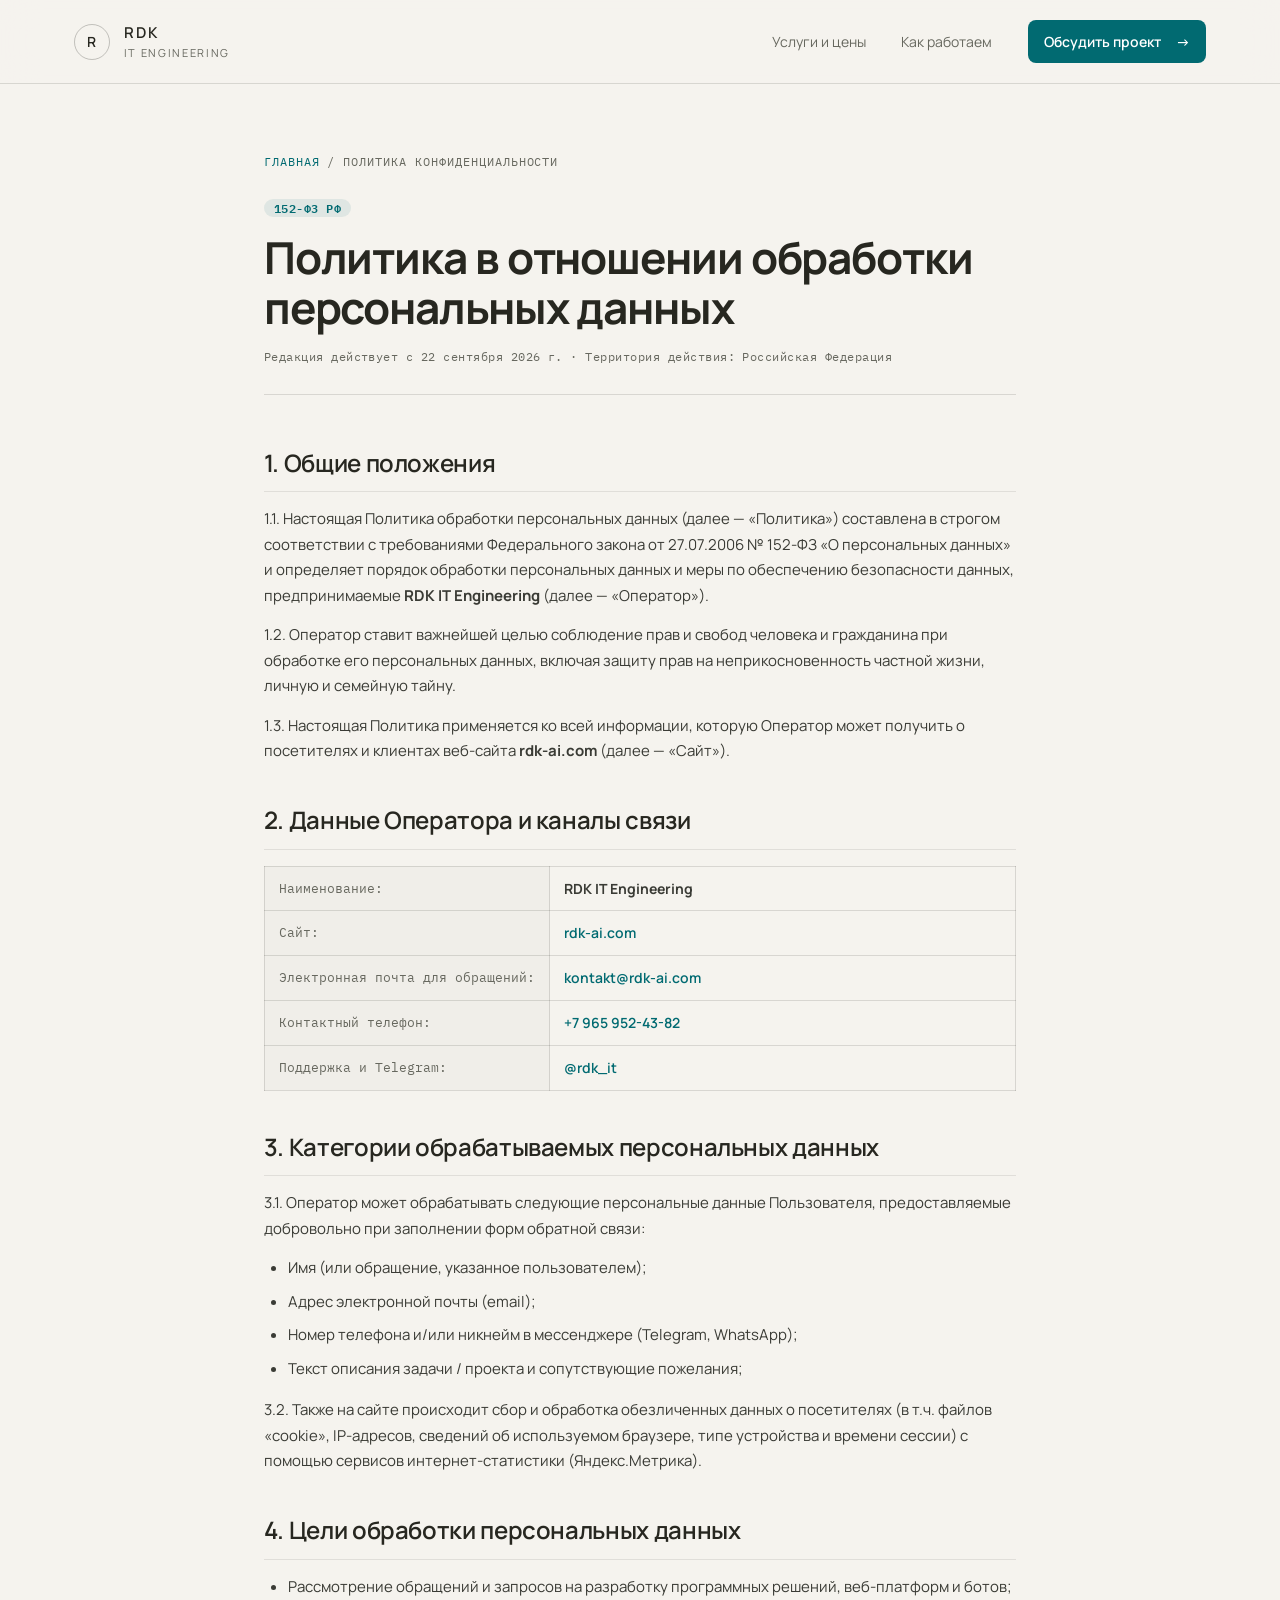
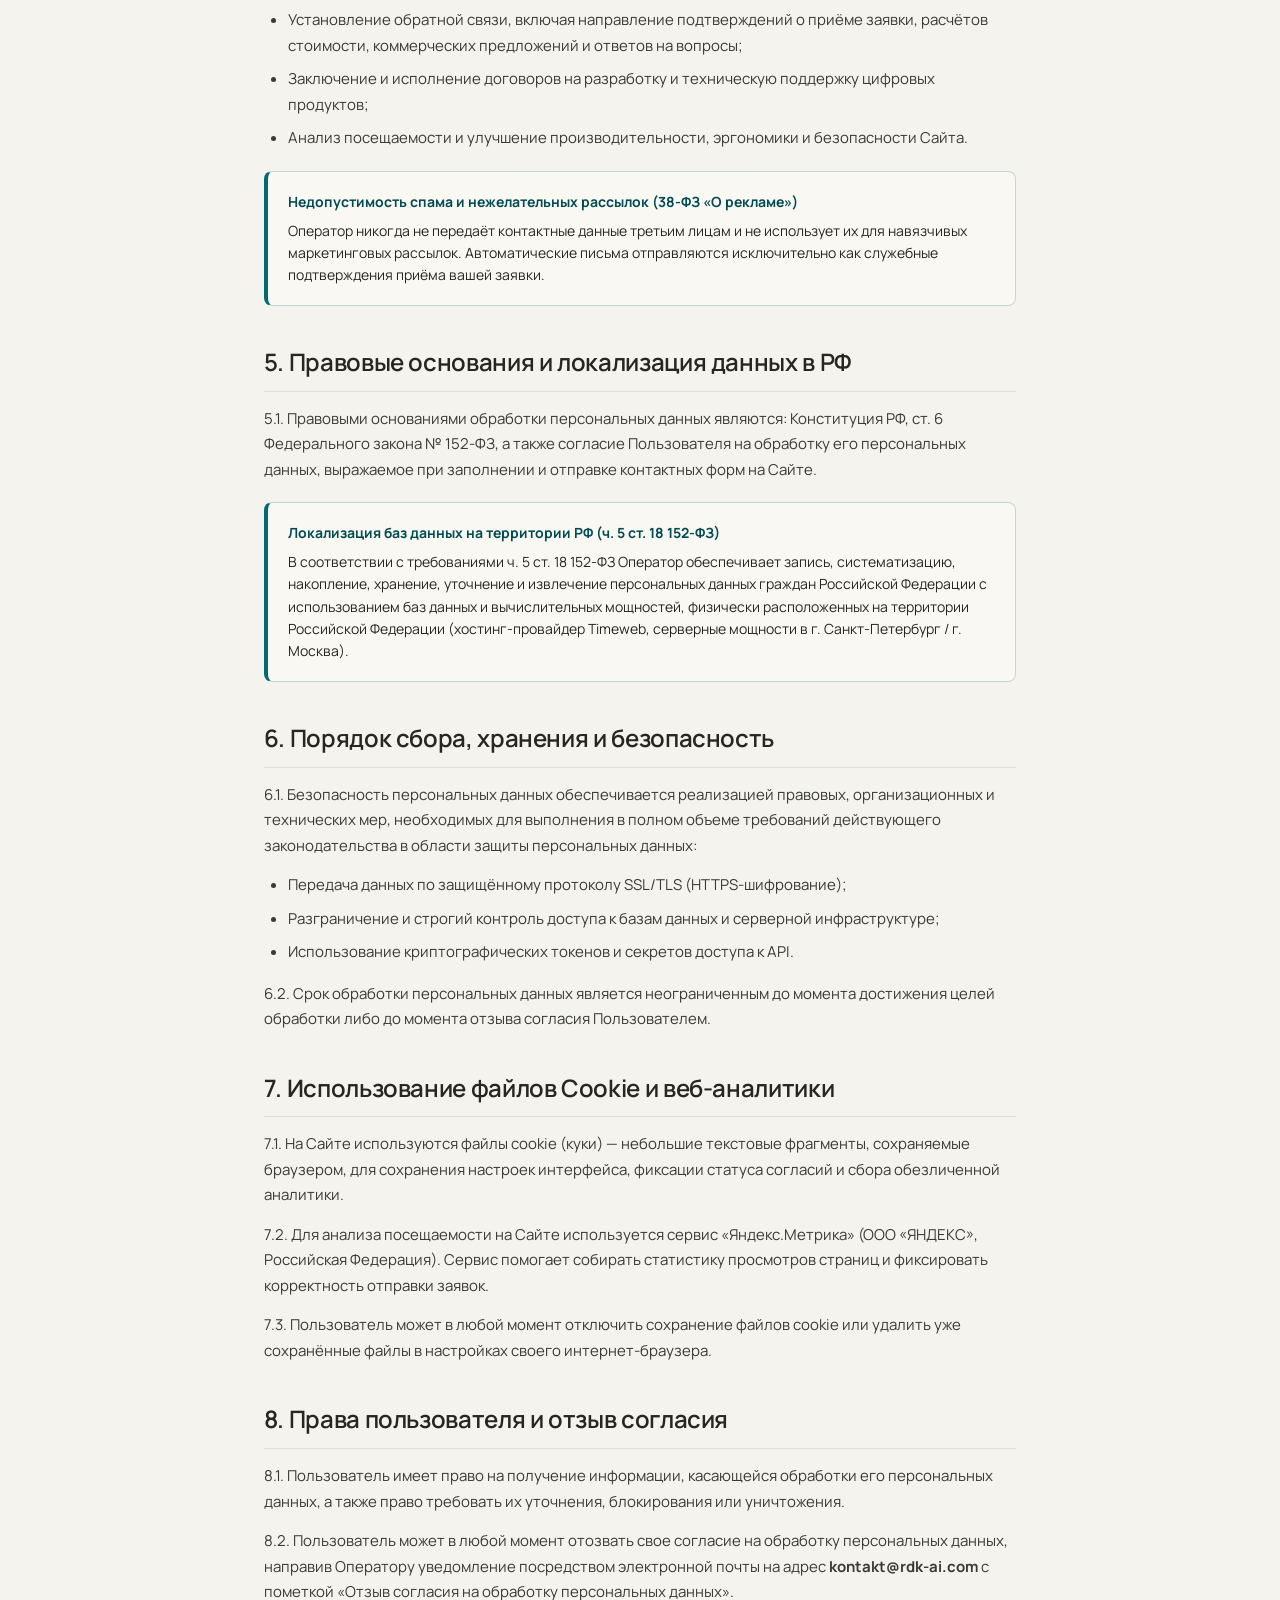
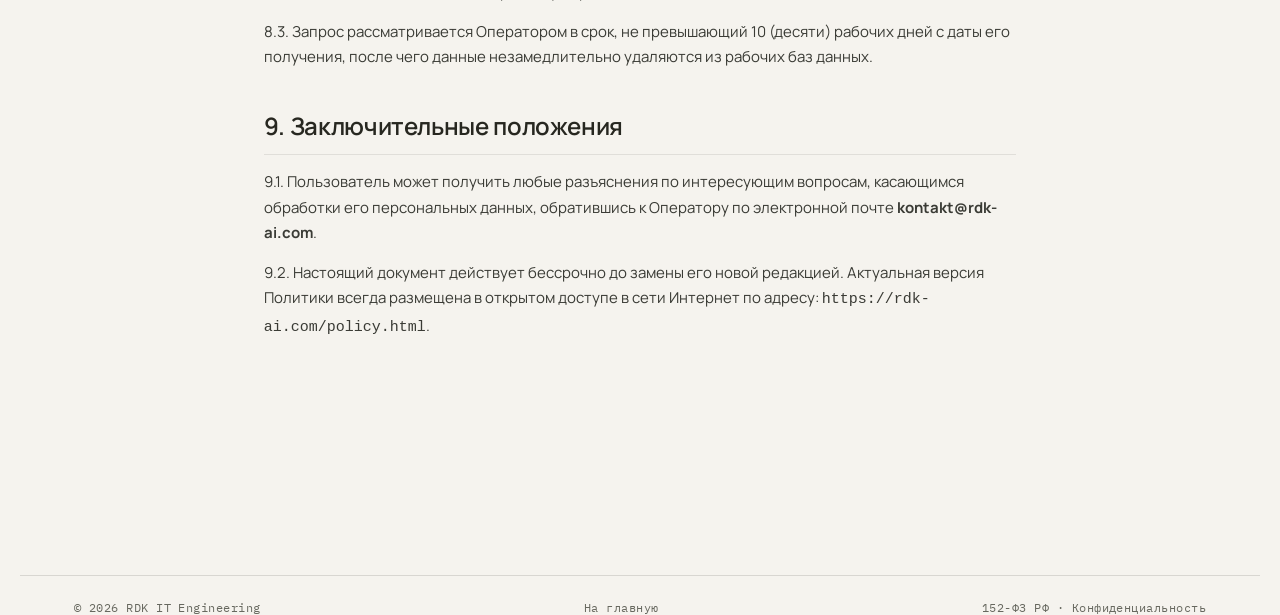
<file: policy.html>
<!doctype html>
<html lang="ru">
<head>
  <meta charset="utf-8">
  <meta name="viewport" content="width=device-width, initial-scale=1">
  <title>Политика конфиденциальности и обработки персональных данных — RDK IT Engineering</title>
  <meta name="description" content="Политика обработки персональных данных RDK IT Engineering в соответствии с Федеральным законом № 152-ФЗ РФ.">
  <link rel="canonical" href="https://rdk-ai.com/policy.html">
  <meta name="robots" content="index, follow">
  <meta name="theme-color" content="#f5f3ee">

  <!-- Open Graph -->
  <meta property="og:site_name" content="RDK IT Engineering">
  <meta property="og:title" content="Политика конфиденциальности — RDK IT Engineering">
  <meta property="og:description" content="Положение об обработке персональных данных согласно Федеральному закону № 152-ФЗ РФ.">
  <meta property="og:type" content="article">
  <meta property="og:url" content="https://rdk-ai.com/policy.html">
  <meta property="og:locale" content="ru_RU">
  <meta property="og:image" content="https://rdk-ai.com/assets/og-cover.png">

  <!-- Favicon -->
  <link rel="icon" type="image/svg+xml" href="favicon.svg">
  <link rel="icon" type="image/x-icon" href="favicon.ico" sizes="any">
  <link rel="apple-touch-icon" href="apple-touch-icon.png">

  <link rel="preconnect" href="https://fonts.googleapis.com">
  <link rel="preconnect" href="https://fonts.gstatic.com" crossorigin>
  <link href="https://fonts.googleapis.com/css2?family=IBM+Plex+Mono:wght@400;500&family=Manrope:wght@400;500;600;700&display=swap" rel="stylesheet">
  <link rel="stylesheet" href="styles.css?v=20260924-v22">
  <!-- Yandex.Metrika counter (152-ФЗ РФ, серверы в РФ) -->
  <script type="text/javascript">
    (function(m,e,t,r,i,k,a){m[i]=m[i]||function(){(m[i].a=m[i].a||[]).push(arguments)};
    m[i].l=1*new Date();
    for (var j = 0; j < document.scripts.length; j++) {if (document.scripts[j].src === r) { return; }}
    k=e.createElement(t),a=e.getElementsByTagName(t)[0],k.async=1,k.src=r,a.parentNode.insertBefore(k,a)})
    (window, document, "script", "https://mc.yandex.ru/metrika/tag.js?id=113009644", "ym");

    window.RDK_YM_ID = 113009644;
    ym(window.RDK_YM_ID, "init", {
      clickmap: true,
      trackLinks: true,
      accurateTrackBounce: true,
      webvisor: true
    });
  </script>
  <noscript><div><img src="https://mc.yandex.ru/watch/113009644" style="position:absolute; left:-9999px;" alt="" /></div></noscript>
  <style>
    .policy-page {
      padding-top: calc(84px + clamp(32px, 5vw, 64px));
      padding-bottom: clamp(64px, 8vw, 112px);
      background: var(--canvas);
    }
    .policy-container {
      max-width: 860px;
      margin: 0 auto;
    }
    .policy-breadcrumb {
      display: inline-flex;
      align-items: center;
      gap: 8px;
      margin-bottom: 24px;
      font: var(--fs-micro)/1.4 var(--mono);
      color: var(--muted);
      text-transform: uppercase;
      letter-spacing: .08em;
    }
    .policy-breadcrumb a {
      color: var(--accent);
      text-decoration: none;
    }
    .policy-breadcrumb a:hover {
      text-decoration: underline;
    }
    .policy-header {
      margin-bottom: clamp(32px, 5vw, 48px);
      padding-bottom: 28px;
      border-bottom: 1px solid var(--line);
    }
    .policy-header h1 {
      font-size: clamp(28px, 4vw, 44px);
      line-height: 1.15;
      font-weight: 700;
      letter-spacing: -0.025em;
      color: var(--ink);
      margin-top: 12px;
      margin-bottom: 16px;
    }
    .policy-meta {
      font: var(--fs-micro)/1.4 var(--mono);
      color: var(--muted);
      letter-spacing: 0.04em;
    }
    .policy-content {
      font-size: 15px;
      line-height: 1.7;
      color: var(--text);
    }
    .policy-section {
      margin-bottom: 36px;
    }
    .policy-section h2 {
      font-size: clamp(19px, 2.2vw, 24px);
      font-weight: 600;
      letter-spacing: -0.015em;
      color: var(--ink);
      margin-top: 32px;
      margin-bottom: 14px;
      padding-bottom: 8px;
      border-bottom: 1px solid rgba(39,39,32,.1);
    }
    .policy-section p {
      margin-bottom: 14px;
    }
    .policy-section ul {
      margin: 12px 0 16px 24px;
      padding: 0;
    }
    .policy-section li {
      margin-bottom: 8px;
    }
    .policy-badge {
      display: inline-block;
      padding: 3px 10px;
      background: var(--accent-soft);
      color: var(--accent);
      border-radius: var(--radius-pill);
      font: var(--fs-micro)/1 var(--mono);
      font-weight: 600;
      letter-spacing: 0.04em;
    }
    .policy-callout {
      padding: 18px 20px;
      background: #faf8f2;
      border: 1px solid rgba(1,106,113,.22);
      border-left: 4px solid var(--accent);
      border-radius: var(--radius);
      margin: 20px 0;
    }
    .policy-callout strong {
      display: block;
      color: var(--accent-deep);
      margin-bottom: 6px;
      font-size: 14px;
    }
    .policy-callout p {
      margin: 0;
      font-size: 14px;
      line-height: 1.6;
      color: var(--ink);
    }
    .policy-contacts-table {
      width: 100%;
      border-collapse: collapse;
      margin: 16px 0;
      font-size: 14px;
    }
    .policy-contacts-table td {
      padding: 10px 14px;
      border: 1px solid var(--line);
    }
    .policy-contacts-table td:first-child {
      width: 38%;
      color: var(--muted);
      font-family: var(--mono);
      font-size: 13px;
      background: rgba(39,39,32,.02);
    }
    .policy-contacts-table td a {
      color: var(--accent);
      font-weight: 600;
      text-decoration: none;
    }
    .policy-contacts-table td a:hover {
      text-decoration: underline;
    }
  </style>
</head>
<body>
  <header class="site-header scrolled" id="siteHeader">
    <div class="shell header-inner">
      <a class="brand" href="index.html#main" aria-label="RDK IT Engineering — на главную">
        <span class="brand-mark" aria-hidden="true">R</span>
        <span><strong>RDK</strong><small>IT Engineering</small></span>
      </a>
      <nav class="nav" id="mainNav" aria-label="Основная навигация">
        <a href="index.html#services">Услуги и цены</a>
        <a href="index.html#method">Как работаем</a>
        <a href="index.html#contact" class="nav-action">Обсудить проект <span>→</span></a>
      </nav>
    </div>
  </header>

  <main class="policy-page">
    <div class="shell policy-container">
      <nav class="policy-breadcrumb" aria-label="Хлебные крошки">
        <a href="index.html">Главная</a>
        <span>/</span>
        <span>Политика конфиденциальности</span>
      </nav>

      <header class="policy-header">
        <span class="policy-badge">152-ФЗ РФ</span>
        <h1>Политика в отношении обработки персональных данных</h1>
        <div class="policy-meta">
          Редакция действует с 22 сентября 2026 г. · Территория действия: Российская Федерация
        </div>
      </header>

      <article class="policy-content">
        <section class="policy-section">
          <h2>1. Общие положения</h2>
          <p>
            1.1. Настоящая Политика обработки персональных данных (далее — «Политика») составлена в строгом соответствии с требованиями Федерального закона от 27.07.2006 № 152-ФЗ «О персональных данных» и определяет порядок обработки персональных данных и меры по обеспечению безопасности данных, предпринимаемые <strong>RDK IT Engineering</strong> (далее — «Оператор»).
          </p>
          <p>
            1.2. Оператор ставит важнейшей целью соблюдение прав и свобод человека и гражданина при обработке его персональных данных, включая защиту прав на неприкосновенность частной жизни, личную и семейную тайну.
          </p>
          <p>
            1.3. Настоящая Политика применяется ко всей информации, которую Оператор может получить о посетителях и клиентах веб-сайта <strong>rdk-ai.com</strong> (далее — «Сайт»).
          </p>
        </section>

        <section class="policy-section">
          <h2>2. Данные Оператора и каналы связи</h2>
          <table class="policy-contacts-table">
            <tr>
              <td>Наименование:</td>
              <td><strong>RDK IT Engineering</strong></td>
            </tr>
            <tr>
              <td>Сайт:</td>
              <td><a href="https://rdk-ai.com" target="_blank" rel="noopener noreferrer">rdk-ai.com</a></td>
            </tr>
            <tr>
              <td>Электронная почта для обращений:</td>
              <td><a href="mailto:kontakt@rdk-ai.com">kontakt@rdk-ai.com</a></td>
            </tr>
            <tr>
              <td>Контактный телефон:</td>
              <td><a href="tel:+79659524382">+7 965 952-43-82</a></td>
            </tr>
            <tr>
              <td>Поддержка и Telegram:</td>
              <td><a href="https://t.me/rdk_it" target="_blank" rel="noopener noreferrer">@rdk_it</a></td>
            </tr>
          </table>
        </section>

        <section class="policy-section">
          <h2>3. Категории обрабатываемых персональных данных</h2>
          <p>3.1. Оператор может обрабатывать следующие персональные данные Пользователя, предоставляемые добровольно при заполнении форм обратной связи:</p>
          <ul>
            <li>Имя (или обращение, указанное пользователем);</li>
            <li>Адрес электронной почты (email);</li>
            <li>Номер телефона и/или никнейм в мессенджере (Telegram, WhatsApp);</li>
            <li>Текст описания задачи / проекта и сопутствующие пожелания;</li>
          </ul>
          <p>
            3.2. Также на сайте происходит сбор и обработка обезличенных данных о посетителях (в т.ч. файлов «cookie», IP-адресов, сведений об используемом браузере, типе устройства и времени сессии) с помощью сервисов интернет-статистики (Яндекс.Метрика).
          </p>
        </section>

        <section class="policy-section">
          <h2>4. Цели обработки персональных данных</h2>
          <ul>
            <li>Рассмотрение обращений и запросов на разработку программных решений, веб-платформ и ботов;</li>
            <li>Установление обратной связи, включая направление подтверждений о приёме заявки, расчётов стоимости, коммерческих предложений и ответов на вопросы;</li>
            <li>Заключение и исполнение договоров на разработку и техническую поддержку цифровых продуктов;</li>
            <li>Анализ посещаемости и улучшение производительности, эргономики и безопасности Сайта.</li>
          </ul>
          <div class="policy-callout">
            <strong>Недопустимость спама и нежелательных рассылок (38-ФЗ «О рекламе»)</strong>
            <p>
              Оператор никогда не передаёт контактные данные третьим лицам и не использует их для навязчивых маркетинговых рассылок. Автоматические письма отправляются исключительно как служебные подтверждения приёма вашей заявки.
            </p>
          </div>
        </section>

        <section class="policy-section">
          <h2>5. Правовые основания и локализация данных в РФ</h2>
          <p>
            5.1. Правовыми основаниями обработки персональных данных являются: Конституция РФ, ст. 6 Федерального закона № 152-ФЗ, а также согласие Пользователя на обработку его персональных данных, выражаемое при заполнении и отправке контактных форм на Сайте.
          </p>
          <div class="policy-callout">
            <strong>Локализация баз данных на территории РФ (ч. 5 ст. 18 152-ФЗ)</strong>
            <p>
              В соответствии с требованиями ч. 5 ст. 18 152-ФЗ Оператор обеспечивает запись, систематизацию, накопление, хранение, уточнение и извлечение персональных данных граждан Российской Федерации с использованием баз данных и вычислительных мощностей, физически расположенных на территории Российской Федерации (хостинг-провайдер Timeweb, серверные мощности в г. Санкт-Петербург / г. Москва).
            </p>
          </div>
        </section>

        <section class="policy-section">
          <h2>6. Порядок сбора, хранения и безопасность</h2>
          <p>
            6.1. Безопасность персональных данных обеспечивается реализацией правовых, организационных и технических мер, необходимых для выполнения в полном объеме требований действующего законодательства в области защиты персональных данных:
          </p>
          <ul>
            <li>Передача данных по защищённому протоколу SSL/TLS (HTTPS-шифрование);</li>
            <li>Разграничение и строгий контроль доступа к базам данных и серверной инфраструктуре;</li>
            <li>Использование криптографических токенов и секретов доступа к API.</li>
          </ul>
          <p>
            6.2. Срок обработки персональных данных является неограниченным до момента достижения целей обработки либо до момента отзыва согласия Пользователем.
          </p>
        </section>

        <section class="policy-section">
          <h2>7. Использование файлов Cookie и веб-аналитики</h2>
          <p>
            7.1. На Сайте используются файлы cookie (куки) — небольшие текстовые фрагменты, сохраняемые браузером, для сохранения настроек интерфейса, фиксации статуса согласий и сбора обезличенной аналитики.
          </p>
          <p>
            7.2. Для анализа посещаемости на Сайте используется сервис «Яндекс.Метрика» (ООО «ЯНДЕКС», Российская Федерация). Сервис помогает собирать статистику просмотров страниц и фиксировать корректность отправки заявок.
          </p>
          <p>
            7.3. Пользователь может в любой момент отключить сохранение файлов cookie или удалить уже сохранённые файлы в настройках своего интернет-браузера.
          </p>
        </section>

        <section class="policy-section">
          <h2>8. Права пользователя и отзыв согласия</h2>
          <p>
            8.1. Пользователь имеет право на получение информации, касающейся обработки его персональных данных, а также право требовать их уточнения, блокирования или уничтожения.
          </p>
          <p>
            8.2. Пользователь может в любой момент отозвать свое согласие на обработку персональных данных, направив Оператору уведомление посредством электронной почты на адрес <strong>kontakt@rdk-ai.com</strong> с пометкой «Отзыв согласия на обработку персональных данных».
          </p>
          <p>
            8.3. Запрос рассматривается Оператором в срок, не превышающий 10 (десяти) рабочих дней с даты его получения, после чего данные незамедлительно удаляются из рабочих баз данных.
          </p>
        </section>

        <section class="policy-section">
          <h2>9. Заключительные положения</h2>
          <p>
            9.1. Пользователь может получить любые разъяснения по интересующим вопросам, касающимся обработки его персональных данных, обратившись к Оператору по электронной почте <strong>kontakt@rdk-ai.com</strong>.
          </p>
          <p>
            9.2. Настоящий документ действует бессрочно до замены его новой редакцией. Актуальная версия Политики всегда размещена в открытом доступе в сети Интернет по адресу: <code>https://rdk-ai.com/policy.html</code>.
          </p>
        </section>
      </article>
    </div>
  </main>

  <footer class="shell footer">
    <span>© <span id="year"></span> RDK IT Engineering</span>
    <a href="index.html#main">На главную</a>
    <span>152-ФЗ РФ · Конфиденциальность</span>
  </footer>

  <script>
    document.getElementById('year').textContent = new Date().getFullYear();
  </script>
</body>
</html>
</file>
<file: styles.css>
:root{--canvas:#f5f3ee;--surface:#ece9e1;--surface-soft:#e2e6e0;--surface-deep:#d3dad3;--accent-deep:#014b52;--ink:#272720;--text:#3a3b35;--muted:#67685f;--faint:#71726b;--line:rgba(39,39,32,.14);--line-strong:rgba(39,39,32,.25);--accent:#016a71;--accent-soft:rgba(1,106,113,.09);--font:"Manrope",Inter,system-ui,-apple-system,"Segoe UI",sans-serif;--mono:"IBM Plex Mono","SFMono-Regular",Consolas,"Liberation Mono",monospace;--max:1240px;--gutter:clamp(20px,4.2vw,64px);--section:clamp(80px,9vw,120px);--fs-micro:12px;--fs-body-s:14px;--fs-body:clamp(16px,1.15vw,17px);--fs-lead:clamp(19px,1.4vw,21px);--fs-h3:clamp(20px,2.4vw,28px);--fs-h2:clamp(36px,4.6vw,58px);--fs-h1:clamp(44px,6.4vw,92px);--space-1:4px;--space-2:8px;--space-3:12px;--space-4:16px;--space-5:24px;--space-6:32px;--space-7:48px;--space-8:64px;--space-9:96px;--space-10:128px;--radius:8px;--radius-lg:16px;--radius-pill:999px}
*,*::before,*::after{box-sizing:border-box;margin:0;padding:0}html{scroll-behavior:smooth}body{min-width:320px;overflow-x:hidden;background:var(--canvas);color:var(--ink);font-family:var(--font);font-size:16px;line-height:1.55;-webkit-font-smoothing:antialiased}body.menu-open{overflow:hidden}a{color:inherit}button{color:inherit;font:inherit}img{display:block;max-width:100%}section[id]{scroll-margin-top:96px}::selection{color:var(--canvas);background:var(--accent)}:where(a,button):focus-visible{outline:2px solid var(--accent);outline-offset:4px}.shell{width:min(100%,var(--max));margin-inline:auto;padding-inline:var(--gutter)}.section{padding-block:var(--section)}.skip-link{position:fixed;z-index:1000;top:12px;left:50%;padding:10px 16px;border-radius:var(--radius-pill);background:var(--accent);color:#fff;transform:translate(-50%,-160%);transition:transform .2s}.skip-link:focus{transform:translate(-50%,0)}.scroll-progress{position:fixed;z-index:120;inset:0 0 auto;height:2px;background:var(--accent);transform:scaleX(0);transform-origin:left}
.site-header{position:fixed;z-index:100;inset:0 0 auto;height:84px;border-bottom:1px solid transparent;transition:background .3s,border-color .3s,backdrop-filter .3s}.site-header.scrolled{border-color:var(--line);background:rgba(245,243,238,.86);backdrop-filter:blur(18px) saturate(125%)}.header-inner{height:100%;display:flex;align-items:center;justify-content:space-between}.brand{display:flex;align-items:center;gap:14px;text-decoration:none}.brand-mark{display:grid;place-items:center;width:36px;aspect-ratio:1;border:1px solid var(--line-strong);border-radius:50%;color:var(--ink);font-size:14px;font-weight:600}.brand>span:last-child{display:flex;flex-direction:column;line-height:1}.brand strong{font-size:15px;letter-spacing:.14em;font-weight:600}.brand small{margin-top:7px;color:var(--muted);font-size:11px;letter-spacing:.15em;text-transform:uppercase}.nav{display:flex;align-items:center;gap:clamp(24px,2.8vw,40px)}.nav a{color:var(--muted);font-size:var(--fs-body-s);text-decoration:none;transition:color .2s}.nav a:hover{color:var(--ink)}.nav .nav-action{padding:11px 16px;border-radius:var(--radius);background:var(--accent);color:#fff;font-weight:600}.nav-action span{margin-left:12px}.menu-button{display:none;width:42px;height:42px;border:0;background:transparent;cursor:pointer}.menu-button span{display:block;width:21px;height:1px;margin:6px auto;background:var(--ink);transition:transform .2s}
.hero{position:relative;min-height:100svh;display:flex;align-items:center;overflow:hidden;padding:var(--space-10) 0 var(--space-9);background:linear-gradient(135deg,#f5f3ee 0%,#f0f0ec 52%,#e8ebe7 100%)}.hero-grid{position:absolute;inset:0;opacity:.58;background-image:linear-gradient(var(--line) 1px,transparent 1px),linear-gradient(90deg,var(--line) 1px,transparent 1px);background-size:72px 72px;mask-image:linear-gradient(90deg,rgba(0,0,0,.65),transparent 70%)}.hero-layout{position:relative;z-index:1;width:100%;display:grid;grid-template-columns:minmax(0,1.15fr) minmax(320px,.85fr);align-items:center;gap:clamp(40px,5vw,80px)}.status-line{display:flex;align-items:center;gap:10px;color:var(--muted);font-size:var(--fs-micro);letter-spacing:.06em;text-transform:uppercase}.status-line span{width:7px;height:7px;border-radius:50%;background:var(--accent);box-shadow:0 0 0 5px var(--accent-soft)}.hero h1{max-width:900px;margin-top:var(--space-5);font-size:var(--fs-h1);font-weight:600;line-height:1;letter-spacing:-.025em;text-wrap:balance}.hero-lead{max-width:650px;margin-top:var(--space-5);color:var(--text);font-size:var(--fs-lead);line-height:1.6;text-wrap:pretty}.hero-actions{display:flex;align-items:center;flex-wrap:wrap;gap:var(--space-6);margin-top:var(--space-6)}.button{min-height:50px;display:inline-flex;align-items:center;justify-content:center;padding:0 19px;border-radius:var(--radius);text-decoration:none;font-size:var(--fs-body-s);font-weight:600;transition:transform .2s,background .2s}.button span{margin-left:var(--space-5);font-size:16px}.button-primary{color:#fff;background:var(--accent)}.button:hover{transform:translateY(-2px)}.button-primary:hover{background:#005c62}.text-link{color:var(--ink);font-size:var(--fs-body-s);text-decoration-color:var(--line-strong);text-underline-offset:6px}.text-link span{margin-left:var(--space-2)}.hero-facts{display:grid;grid-template-columns:repeat(3,1fr);max-width:680px;margin-top:var(--space-8);border-top:1px solid var(--line)}.hero-facts div{padding:var(--space-4) var(--space-4) 0 0}.hero-facts div+div{padding-left:var(--space-5);border-left:1px solid var(--line)}.hero-facts dt{color:var(--faint);font:var(--fs-micro)/1 var(--mono);letter-spacing:.08em}.hero-facts dd{margin-top:var(--space-2);color:var(--text);font-size:var(--fs-body-s);line-height:1.4}.hero-foot{position:absolute;z-index:2;bottom:22px;left:50%;display:flex;justify-content:space-between;color:var(--faint);font:11px/1.4 var(--mono);letter-spacing:.08em;text-transform:uppercase;transform:translateX(-50%)}
.calibre-wrap{position:relative;display:grid;place-items:center;min-height:min(52vw,480px);perspective:1200px}.calibre{--rx:-4deg;--ry:-7deg;position:relative;width:min(35vw,430px);aspect-ratio:1;transform:rotateX(var(--rx)) rotateY(var(--ry));transform-style:preserve-3d;transition:transform .18s ease-out;will-change:transform}.calibre-shadow{position:absolute;inset:72% 13% 7%;border-radius:50%;background:rgba(53,58,52,.2);filter:blur(32px);transform:translateZ(-80px) rotateX(70deg)}.calibre-disc{position:absolute;inset:13%;overflow:hidden;border:1px solid rgba(255,255,255,.8);border-radius:50%;background:radial-gradient(circle at 37% 30%,#fafafa 0 4%,#d9dbd8 19%,#969b98 43%,#daddd9 61%,#8f9591 84%,#cfd1ce 100%);box-shadow:inset -22px -28px 50px rgba(47,51,47,.24),inset 18px 22px 36px rgba(255,255,255,.68),0 38px 65px rgba(47,51,47,.17);transform:translateZ(40px)}.disc-brush{position:absolute;inset:0;border-radius:inherit;opacity:.5;background:repeating-conic-gradient(from 14deg,rgba(255,255,255,.22) 0 .35deg,rgba(27,31,29,.05) .45deg .9deg);animation:disc-turn 26s linear infinite}.disc-scale{position:absolute;inset:4%;border-radius:50%;background:repeating-conic-gradient(rgba(39,39,32,.42) 0 .45deg,transparent .5deg 6deg);mask:radial-gradient(circle,transparent 0 92%,#000 92.4%)}.disc-sphere{position:absolute;inset:4%;border-radius:50%;opacity:.62;pointer-events:none;overflow:hidden;-webkit-mask:radial-gradient(ellipse 80% 88% at 50% 47%,#000 32%,rgba(0,0,0,.5) 64%,transparent 92%);mask:radial-gradient(ellipse 80% 88% at 50% 47%,#000 32%,rgba(0,0,0,.5) 64%,transparent 92%)}.disc-sphere::after{content:"";position:absolute;inset:0;background:repeating-linear-gradient(0deg,rgba(39,39,32,.22) 0 1px,transparent 1px 12.5%)}.ds-globe{position:absolute;inset:0;transform-style:preserve-3d;will-change:transform;animation:disc-spin 26s linear infinite}.disc-sphere i{position:absolute;inset:0;border:1px solid rgba(39,39,32,.38);border-radius:50%;transform-style:preserve-3d;backface-visibility:visible}.disc-sphere i:nth-child(1){transform:rotateY(0deg)}.disc-sphere i:nth-child(2){transform:rotateY(30deg)}.disc-sphere i:nth-child(3){transform:rotateY(60deg)}.disc-sphere i:nth-child(4){transform:rotateY(90deg)}.disc-sphere i:nth-child(5){transform:rotateY(120deg)}.disc-sphere i:nth-child(6){transform:rotateY(150deg)}.disc-core{position:absolute;inset:31%;display:flex;align-items:center;justify-content:center;flex-direction:column;border:1px solid rgba(39,39,32,.18);border-radius:50%;background:rgba(241,243,239,.84);box-shadow:0 12px 35px rgba(37,42,38,.16),inset 0 1px rgba(255,255,255,.9)}.disc-core strong{position:relative;z-index:3;font-size:clamp(29px,3.6vw,47px);line-height:1;letter-spacing:-.055em;font-weight:500}.core-signal{position:absolute;z-index:4;top:15%;width:6px;height:6px;border-radius:50%;background:var(--accent);box-shadow:0 0 0 5px var(--accent-soft),0 0 18px rgba(1,106,113,.45)}.core-globe{position:absolute;z-index:1;inset:12%;border-radius:50%;pointer-events:none;-webkit-mask:radial-gradient(circle at 45% 40%,#000 60%,transparent 94%);mask:radial-gradient(circle at 45% 40%,#000 60%,transparent 94%)}.core-globe i{position:absolute;inset:0;border:1px solid rgba(1,106,113,.13);border-radius:50%}.core-globe .globe-meridian:nth-child(1){transform:scaleX(.32)}.core-globe .globe-meridian:nth-child(2){transform:scaleX(.64)}.core-globe .globe-meridian:nth-child(3){transform:scaleX(.9)}.core-globe .globe-meridian:nth-child(4){display:none}.core-globe .globe-latitude{inset:33% 0;border-color:rgba(39,39,32,.1)}.core-globe .globe-latitude-b{display:none}.orbit{position:absolute;inset:5%;border:1px solid rgba(39,39,32,.3);border-radius:50%;transform-style:preserve-3d}.orbit::before,.orbit::after{content:"";position:absolute;border:1px solid rgba(39,39,32,.15);border-radius:50%}.orbit::before{inset:9%}.orbit::after{inset:21%;border-color:rgba(39,39,32,.1)}.orbit i{position:absolute;top:0;left:0;width:9px;height:9px;border-radius:50%;background:var(--accent);box-shadow:0 0 16px rgba(1,106,113,.5),0 0 5px rgba(1,106,113,.7);offset-path:circle(closest-side at 50% 50%);offset-rotate:auto}.orbit i::after{content:"";position:absolute;top:50%;right:100%;width:24px;height:3px;transform:translateY(-50%);border-radius:2px;background:linear-gradient(to left,rgba(1,106,113,.55),transparent);pointer-events:none}.orbit-a{transform:rotateY(0deg) rotateX(64deg) rotateZ(12deg);animation:rev-a 24s linear infinite;border-color:rgba(1,106,113,.3)}.orbit-a i{animation:run 12s linear infinite}.orbit-b{inset:0;transform:rotateX(0deg) rotateZ(-26deg) rotateY(12deg);animation:rev-b 32s linear infinite}.orbit-b i{background:#9a9d95;box-shadow:0 0 9px rgba(58,59,53,.28);animation:run 15s linear infinite}.orbit-b i::after{background:linear-gradient(to left,rgba(58,59,53,.4),transparent)}.orbit-c{inset:1%;transform:rotateZ(56deg) rotateX(0deg);animation:rev-c 40s linear infinite;border-color:rgba(39,39,32,.24)}.orbit-c::before,.orbit-c::after{display:none}.orbit-c i{background:#9a9d95;box-shadow:0 0 9px rgba(58,59,53,.28);animation:run 18s linear infinite}.orbit-c i::after{background:linear-gradient(to left,rgba(58,59,53,.38),transparent)}.laser{position:absolute;z-index:3;top:50%;left:-8%;width:116%;height:1px;opacity:.52;background:linear-gradient(90deg,transparent,var(--accent) 17%,rgba(255,255,255,.85) 50%,var(--accent) 82%,transparent);box-shadow:0 0 9px rgba(1,106,113,.2);pointer-events:none}.laser-a{transform:translateZ(74px) rotate(-17deg)}.laser-b{opacity:.22;transform:translateZ(67px) rotate(23deg)}.calibre-readout{position:absolute;right:var(--space-4);bottom:var(--space-4);display:flex;flex-direction:column;gap:5px;padding-left:11px;border-left:1px solid var(--accent);color:var(--muted);font:11px/1.3 var(--mono);letter-spacing:.08em}.calibre-readout span:last-child{color:var(--accent)}.calibre-caption{position:absolute;left:var(--space-4);top:var(--space-5);color:var(--faint);font:11px/1.3 var(--mono);letter-spacing:.1em;text-transform:uppercase;writing-mode:vertical-rl}@keyframes disc-turn{to{transform:rotate(360deg)}}@keyframes disc-spin{0%{transform:rotateX(5deg) rotateY(0deg)}25%{transform:rotateX(5deg) rotateY(90deg)}50%{transform:rotateX(5deg) rotateY(180deg)}75%{transform:rotateX(5deg) rotateY(270deg)}100%{transform:rotateX(5deg) rotateY(360deg)}}@keyframes rev-a{0%{transform:rotateY(0deg) rotateX(64deg) rotateZ(12deg)}25%{transform:rotateY(90deg) rotateX(64deg) rotateZ(12deg)}50%{transform:rotateY(180deg) rotateX(64deg) rotateZ(12deg)}75%{transform:rotateY(270deg) rotateX(64deg) rotateZ(12deg)}100%{transform:rotateY(360deg) rotateX(64deg) rotateZ(12deg)}}@keyframes rev-b{0%{transform:rotateX(0deg) rotateZ(-26deg) rotateY(12deg)}25%{transform:rotateX(90deg) rotateZ(-26deg) rotateY(12deg)}50%{transform:rotateX(180deg) rotateZ(-26deg) rotateY(12deg)}75%{transform:rotateX(270deg) rotateZ(-26deg) rotateY(12deg)}100%{transform:rotateX(360deg) rotateZ(-26deg) rotateY(12deg)}}@keyframes rev-c{0%{transform:rotateZ(56deg) rotateX(0deg)}25%{transform:rotateZ(56deg) rotateX(90deg)}50%{transform:rotateZ(56deg) rotateX(180deg)}75%{transform:rotateZ(56deg) rotateX(270deg)}100%{transform:rotateZ(56deg) rotateX(360deg)}}@keyframes run{to{offset-distance:100%}}
.scope{border-block:1px solid var(--line);background:var(--surface)}.scope-line{min-height:88px;display:flex;align-items:center;justify-content:space-between;gap:35px}.scope-line p{font-size:var(--fs-body-s);font-weight:600}.scope-line ul{display:flex;flex-wrap:wrap;justify-content:flex-end;gap:clamp(18px,3vw,42px);list-style:none;color:var(--muted);font:var(--fs-micro)/1.4 var(--mono);letter-spacing:.02em}.eyebrow{color:var(--muted);font-size:var(--fs-micro);font-weight:600;letter-spacing:.14em;text-transform:uppercase}.section-heading{max-width:920px}.section-heading .eyebrow{margin-bottom:var(--space-6)}.section-heading h2,.method-intro h2,.heritage-copy h2,.contact h2{font-size:var(--fs-h2);line-height:1.1;letter-spacing:-.02em;font-weight:600;text-wrap:balance}.section-heading>p:last-child{max-width:560px;margin-top:var(--space-6);color:var(--text);font-size:var(--fs-body);line-height:1.7}
.services{background:var(--canvas)}.offer-index{display:grid;grid-template-columns:minmax(256px,.34fr) minmax(0,1fr);gap:clamp(35px,7vw,95px);margin-top:var(--space-8)}.offer-nav{align-self:start;position:sticky;top:118px;border-top:1px solid var(--line)}.offer-tab{width:100%;display:grid;grid-template-columns:28px 1fr;gap:var(--space-3);align-items:baseline;padding:var(--space-5) var(--space-2);border:0;border-bottom:1px solid var(--line);background:transparent;color:var(--muted);text-align:left;font-size:var(--fs-body);font-weight:500;cursor:pointer;transition:color .2s,background .2s}.offer-tab span{color:var(--faint);font:var(--fs-micro)/1 var(--mono)}.offer-tab:hover{color:var(--ink)}.offer-tab.is-active{color:var(--accent);background:var(--accent-soft);box-shadow:inset 3px 0 0 var(--accent)}.offer-tab.is-active span{color:var(--accent)}.offer-panel{animation:panel-in .42s ease both}@keyframes panel-in{from{opacity:0;transform:translateY(8px)}}.offer-panel-head{display:grid;grid-template-columns:1fr 1fr;gap:35px;min-height:132px;padding-bottom:var(--space-6)}.offer-panel-head span{color:var(--faint);font:var(--fs-micro)/1.2 var(--mono);letter-spacing:.04em}.offer-panel-head h3{margin-top:var(--space-3);font-size:var(--fs-h3);letter-spacing:-.02em;font-weight:600}.offer-panel-head p{color:var(--text);font-size:var(--fs-body-s);line-height:1.65}.price-row{position:relative;display:grid;grid-template-columns:minmax(120px,.8fr) minmax(150px,1.4fr) minmax(96px,auto) 40px;align-items:center;gap:clamp(16px,2.4vw,44px);min-height:148px;padding:var(--space-6) var(--space-2);border-top:1px solid var(--line);transition:background .25s,padding .25s}.price-row:last-of-type{border-bottom:1px solid var(--line)}.price-row:hover{padding-inline:var(--space-5);background:rgba(255,255,255,.38)}.price-row.is-recommended{background:var(--accent-soft);box-shadow:inset 3px 0 0 var(--accent)}.price-row.is-recommended::after{content:"Рекомендуем";position:absolute;top:var(--space-4);right:var(--space-2);padding:4px 10px;border-radius:var(--radius-pill);background:var(--accent);color:#fff;font:11px/1 var(--mono);letter-spacing:.03em}.price-label{color:var(--muted);font:var(--fs-micro)/1.2 var(--mono);letter-spacing:.02em}.price-row h4{margin-top:var(--space-3);font-size:18px;font-weight:600;letter-spacing:-.02em}.price-row h4 .price-sub{display:inline-block;color:var(--muted);font:var(--fs-micro)/1.3 var(--mono);font-weight:400;letter-spacing:.01em}.price-row>p{color:var(--text);font-size:var(--fs-body-s);line-height:1.65}.price-row>strong{color:var(--text);font-size:var(--fs-body-s);font-weight:600;white-space:nowrap}.price-row>a{display:grid;place-items:center;width:40px;height:40px;border:1px solid var(--line);border-radius:50%;color:var(--accent);text-decoration:none;transition:color .2s,background .2s}.price-row>a:hover{color:#fff;background:var(--accent)}.panel-note{margin-top:var(--space-4);color:var(--muted);font-size:var(--fs-micro);text-align:right}.price-disclaimer{display:grid;grid-template-columns:1fr 2fr;gap:clamp(24px,5vw,64px);margin:var(--space-8) 0 0;padding-top:var(--space-5);border-top:1px solid var(--line)}.price-disclaimer span{color:var(--faint);font:var(--fs-micro)/1.5 var(--mono);letter-spacing:.03em}.price-disclaimer p{max-width:610px;color:var(--muted);font-size:var(--fs-body-s)}
.method{background:var(--surface-soft)}.method-layout{display:grid;grid-template-columns:1fr 2fr;gap:clamp(48px,8vw,112px)}.method-intro{align-self:start;position:sticky;top:128px}.method-intro h2{margin-top:var(--space-6)}.method-intro>p:last-child{max-width:440px;margin-top:var(--space-7);color:var(--text);font-size:var(--fs-body);line-height:1.7}.method-list{list-style:none;border-top:1px solid var(--line)}.method-list li{display:grid;grid-template-columns:42px 1fr auto;gap:25px;align-items:start;padding:var(--space-6) 0;border-bottom:1px solid var(--line)}.method-list li>span{color:var(--faint);font:var(--fs-micro)/1.8 var(--mono)}.method-list h3{font-size:var(--fs-h3);font-weight:600;letter-spacing:-.02em}.method-list p{max-width:440px;margin-top:var(--space-3);color:var(--text);font-size:var(--fs-body-s);line-height:1.6}.method-list small{padding-top:4px;color:var(--muted);font-size:var(--fs-micro);white-space:nowrap}.principle{padding-block:clamp(88px,9vw,128px);background:var(--accent-deep);color:#f2f1ec}.principle-layout{display:grid;grid-template-columns:.35fr 1.65fr;gap:45px}.principle-layout>span{padding-top:var(--space-2);color:#7fd4d7;font:var(--fs-micro)/1.4 var(--mono);letter-spacing:.04em}.principle blockquote{max-width:940px;color:#f2f1ec;font-size:clamp(34px,4.7vw,58px);font-weight:500;line-height:1.14;letter-spacing:-.02em;text-wrap:balance}
.heritage{background:var(--surface)}.heritage-layout{display:grid;grid-template-columns:1.15fr .85fr;gap:clamp(55px,8vw,110px);align-items:center}.heritage-media{position:relative;overflow:hidden;min-height:640px;border-radius:var(--radius-lg);background:#d0d1cc;border:1px solid var(--line)}.heritage-media img{position:absolute;inset:0;width:100%;height:100%;object-fit:cover;object-position:53% center;filter:grayscale(.7) saturate(.55) contrast(.9) brightness(1.02);transition:transform 1.2s,filter .8s}.heritage-media:hover img{transform:scale(1.015);filter:grayscale(.5) saturate(.65) contrast(.92) brightness(1.02)}.heritage-media::after{content:"";position:absolute;inset:0;background:linear-gradient(180deg,transparent 55%,rgba(33,38,34,.55));pointer-events:none}.heritage-media figcaption{position:absolute;z-index:2;left:20px;right:20px;bottom:18px;display:flex;justify-content:space-between;color:rgba(255,255,255,.8);font:11px/1.4 var(--mono);letter-spacing:.06em}.heritage-copy h2{margin-top:var(--space-6)}.heritage-lead{max-width:520px;margin-top:var(--space-7);color:var(--text);font-size:var(--fs-lead);line-height:1.65}.heritage-list{margin-top:var(--space-7);border-top:1px solid var(--line)}.heritage-list p{display:flex;gap:18px;padding:var(--space-4) 0;border-bottom:1px solid var(--line);color:var(--text);font-size:var(--fs-body-s)}.heritage-list span{color:var(--faint);font:var(--fs-micro)/1.8 var(--mono)}.heritage-social{display:inline-flex;align-items:center;gap:10px;margin-top:var(--space-6);color:var(--muted);font-size:var(--fs-body-s);text-decoration:none;transition:color .2s}.heritage-social .ico{width:18px;height:18px;stroke-width:1.6;color:var(--accent);transition:color .2s}.heritage-social:hover{color:var(--accent)}.contact{position:relative;overflow:hidden;background:#e7e5dd}.contact-orbit{position:absolute;width:min(58vw,740px);aspect-ratio:1;right:-18%;top:-43%;border:1px solid rgba(1,106,113,.16);border-radius:50%}.contact-layout{position:relative;z-index:1;display:grid;grid-template-columns:1.15fr .85fr;gap:clamp(56px,9vw,120px);align-items:end}.contact h2{margin-top:var(--space-6)}.contact-side>p:first-child{max-width:470px;color:var(--text);font-size:var(--fs-body);line-height:1.7}.contact-link{display:flex;align-items:center;justify-content:space-between;margin-top:var(--space-7);padding:var(--space-5) 0;border-block:1px solid var(--line);text-decoration:none;transition:color .2s}.contact-link span{font-size:var(--fs-body-s)}.contact-link small{display:block;margin-bottom:var(--space-2);color:var(--faint);font:var(--fs-micro)/1.2 var(--mono);letter-spacing:.06em;text-transform:uppercase}.contact-link strong{color:var(--accent);font-size:21px;font-weight:500}.contact-link:hover{color:var(--accent)}.contact-meta{margin-top:var(--space-3);color:var(--muted);font-size:var(--fs-micro)}.footer{position:relative;z-index:1;display:flex;justify-content:space-between;gap:22px;margin-top:var(--space-9);padding-top:var(--space-5);border-top:1px solid var(--line);color:var(--muted);font:var(--fs-micro)/1.4 var(--mono);letter-spacing:.04em}.footer a{text-decoration:none}.reveal{opacity:0;transform:translateY(20px);transition:opacity .72s ease,transform .72s cubic-bezier(.2,.75,.25,1)}.reveal.is-visible{opacity:1;transform:none}.ico{width:1em;height:1em;flex:none;vertical-align:-.14em;fill:none;stroke:currentColor;stroke-width:2;stroke-linecap:round;stroke-linejoin:round}.ico--down{transform:rotate(135deg)}.ico--up{transform:rotate(-45deg)}.footer a .ico{margin-left:6px}
@media(max-width:1000px){.hero{min-height:auto}.hero-foot{display:none}.nav{gap:clamp(14px,1.8vw,24px)}.nav a{font-size:var(--fs-micro)}.nav .nav-action{padding:9px 13px}.hero-layout{grid-template-columns:1fr}.hero-copy{max-width:790px}.calibre-wrap{margin-top:var(--space-7);min-height:min(58vw,300px)}.calibre{width:min(52vw,280px)}.calibre-readout,.calibre-caption{display:none}.offer-index{grid-template-columns:1fr}.offer-nav{position:static;display:grid;grid-template-columns:repeat(3,1fr);border-bottom:1px solid var(--line)}.offer-tab{align-content:start;border-right:1px solid var(--line);border-bottom:0}.offer-tab.is-active{box-shadow:inset 0 -3px 0 var(--accent)}.method-layout{grid-template-columns:1fr}.method-intro{position:static}.heritage-layout{grid-template-columns:1fr}.heritage-media{min-height:540px;order:2}.contact-layout{grid-template-columns:1fr;align-items:start}}
@media(max-width:720px){:root{--section:56px}.site-header{height:74px}.nav{position:fixed;top:74px;left:0;right:0;height:calc(100svh - 74px);overflow-y:auto;display:flex;flex-direction:column;justify-content:center;gap:30px;background:var(--canvas);opacity:0;visibility:hidden;transform:translateY(-8px);transition:opacity .22s,visibility .22s,transform .22s}.nav.is-open{opacity:1;visibility:visible;transform:none}.nav a{font-size:18px}.nav .nav-action{padding:13px 17px}.menu-button{display:block}.menu-button[aria-expanded=true] span:first-child{transform:translateY(3.5px) rotate(45deg)}.menu-button[aria-expanded=true] span:last-child{transform:translateY(-3.5px) rotate(-45deg)}.hero{min-height:auto;padding:128px 0 78px}.hero-grid{background-size:52px 52px}.hero h1{max-width:100%;font-size:clamp(34px,9.5vw,50px);text-wrap:wrap}.hero-lead{max-width:100%}.hero-copy{position:relative;z-index:1}.calibre-wrap{position:absolute;z-index:0;left:44vw;bottom:-10vw;width:94vw;height:94vw;min-height:0;margin:0;padding:0;pointer-events:none}.calibre{width:100%}.hero-facts{grid-template-columns:1fr;margin-top:var(--space-7)}.hero-facts div{padding:var(--space-4) 0}.hero-facts div+div{padding-left:0;border-left:0;border-top:1px solid var(--line)}.scope-line{padding-block:22px;align-items:flex-start;flex-direction:column}.scope-line ul{justify-content:flex-start}.section-heading h2,.method-intro h2,.heritage-copy h2,.contact h2{font-size:clamp(32px,8.6vw,46px)}.offer-index{margin-top:var(--space-7)}.offer-nav{display:grid;grid-template-columns:1fr;gap:6px;overflow:visible;margin-inline:0;padding-inline:0;border:0}.offer-tab{width:100%;min-width:0;padding:16px 14px;border:1px solid var(--line);border-radius:var(--radius)}.offer-tab.is-active{border-color:var(--accent);box-shadow:none}.offer-panel-head{grid-template-columns:1fr;min-height:0;gap:var(--space-4);padding-bottom:var(--space-5)}.price-row{grid-template-columns:1fr auto;gap:15px;padding-block:24px}.price-row>p{grid-column:1/-1;grid-row:2}.price-row>strong{grid-column:1;grid-row:3}.price-row>a{grid-column:2;grid-row:3}.price-row:hover{padding-inline:8px}.price-disclaimer{grid-template-columns:1fr;gap:15px}.method-list li{grid-template-columns:32px 1fr}.method-list small{grid-column:2}.principle-layout{grid-template-columns:1fr}.principle blockquote{font-size:clamp(34px,10vw,48px)}.heritage-media{min-height:440px}.heritage-media figcaption{flex-direction:column;gap:5px}.contact-layout{gap:var(--space-6)}.contact-link{margin-top:var(--space-6)}.footer{flex-direction:column;margin-top:var(--space-7)}}
@media(min-width:1001px){.orbit{border-color:rgba(39,39,32,.4)}.orbit::before{border-color:rgba(39,39,32,.19)}.orbit::after{border-color:rgba(39,39,32,.13)}.orbit-a{border-color:rgba(1,106,113,.38);animation-duration:16s}.orbit-b{animation-duration:22s}.orbit-c{border-color:rgba(39,39,32,.32);animation-duration:28s}.orbit-a i{animation-duration:8s}.orbit-b i{animation-duration:10s}.orbit-c i{animation-duration:12s}.ds-globe{animation-duration:44s}}
@media(prefers-reduced-motion:reduce){html{scroll-behavior:auto}*,*::before,*::after{animation-duration:.01ms!important;animation-iteration-count:1!important;transition-duration:.01ms!important}.reveal{opacity:1;transform:none}.calibre{transform:none!important}}

/* --- СЕКЦИЯ КОНТАКТОВ И ОБСУЖДЕНИЕ ПРОЕКТА --- */
.contact.section{padding-top:clamp(40px,5vw,60px)}
.contact-layout{display:grid;grid-template-columns:1fr 1fr;column-gap:clamp(48px,6.5vw,88px);row-gap:28px;align-items:start;margin-top:-11px}
.contact-col-head{display:flex;flex-direction:column;gap:21px;margin-top:4px}
.contact-col-head .eyebrow{margin-bottom:8px;transform:translate(0,-4px)}
.contact-col-head h2,.contact-col-head .form-title{font-size:clamp(28px,3.4vw,42px);line-height:1.15;letter-spacing:-.025em;font-weight:600;color:var(--ink);margin-top:0}
.contact-col-head .contact-lead{margin-top:17px;transform:translate(0,3px);color:var(--text);font-size:var(--fs-body-s);line-height:1.6;max-width:480px}
.contact-col-head--form{transform:translate(-1px,48px)}
.contact-col-head--form .eyebrow{transform:translate(5px,-52px)}
.contact-col-head--form .form-title{transform:translate(0px,-25px)}
.contact-body-info,.contact-body-form{display:flex;flex-direction:column}
.contact-channels,.contact-form{border-top:1px solid rgba(39,39,32,.22);padding-top:20px}
.contact-row{display:flex;align-items:center;justify-content:space-between;min-height:52px;padding:14px 0;border-bottom:1px solid rgba(39,39,32,.22);text-decoration:none;color:var(--ink);transition:color .18s,padding-left .18s}
.contact-row:hover{color:var(--accent);padding-left:6px}
.contact-row-left{display:inline-flex;align-items:center;gap:14px}
.contact-ico{width:18px;height:18px;flex-shrink:0;fill:none;stroke:currentColor;stroke-width:1.8;stroke-linecap:round;stroke-linejoin:round;color:var(--accent)}
.contact-name{color:var(--text);font-size:var(--fs-body-s);font-weight:500}
.contact-row-right{position:relative;display:inline-flex;align-items:center;gap:12px}
.contact-action-label{color:var(--muted);font-family:var(--mono);font-size:var(--fs-body-s);font-weight:500;letter-spacing:.02em;transition:opacity .2s ease,transform .2s ease;white-space:nowrap}
.contact-val{position:absolute;right:25px;opacity:0;transform:translateX(8px);pointer-events:none;color:var(--ink);font-family:var(--mono);font-size:var(--fs-body-s);font-weight:600;letter-spacing:-.01em;transition:opacity .2s ease,transform .2s ease,color .18s ease;white-space:nowrap}
@media(hover:hover){
  .contact-row:hover .contact-action-label,.contact-row:focus-visible .contact-action-label{opacity:0;transform:translateX(-8px)}
  .contact-row:hover .contact-val,.contact-row:focus-visible .contact-val{opacity:1;transform:translateX(0);color:var(--accent);pointer-events:auto}
}
.contact-row.is-revealed .contact-action-label,.contact-row:active .contact-action-label{opacity:0;transform:translateX(-8px)}
.contact-row.is-revealed .contact-val,.contact-row:active .contact-val{opacity:1;transform:translateX(0);color:var(--accent);pointer-events:auto}
.contact-row.is-revealed .contact-arrow{color:var(--accent);transform:translate(2px,-2px)}
.contact-arrow{color:var(--faint);font-size:13px;transition:transform .18s,color .18s}
.contact-row:hover .contact-arrow{color:var(--accent);transform:translate(2px,-2px)}
.contact-schedule{display:flex;flex-direction:column;gap:10px;margin-top:28px;padding-top:20px;border-top:1px solid rgba(39,39,32,.22)}
.schedule-head{display:flex;align-items:center;gap:8px;margin-bottom:2px;color:var(--muted);font:var(--fs-micro)/1 var(--mono);letter-spacing:.08em;text-transform:uppercase}
.schedule-indicator{width:6px;height:6px;border-radius:50%;background:var(--accent);box-shadow:0 0 0 3px var(--accent-soft)}
.schedule-line{display:flex;align-items:center;justify-content:space-between;padding:4px 0;font-size:var(--fs-body-s)}
.schedule-line span{color:var(--muted)}
.schedule-line strong{font-family:var(--mono);font-size:13px;font-weight:600;color:var(--ink)}
.schedule-line em{font-style:normal;font-family:var(--mono);font-size:13px;color:var(--faint)}
.schedule-note{margin-top:6px;color:var(--faint);font:11px/1.4 var(--mono);letter-spacing:.02em}
.contact-form{display:flex;flex-direction:column;gap:16px}
.form-group{display:flex;flex-direction:column;gap:6px}
.form-label{color:var(--muted);font-size:var(--fs-micro);font-weight:600;letter-spacing:.04em;text-transform:uppercase}
.form-chips{display:flex;flex-wrap:wrap;gap:8px}
.form-chip{padding:6px 13px;border:1px solid rgba(39,39,32,.22);border-radius:var(--radius-pill);background:transparent;color:var(--text);font:12px/1.3 var(--mono);letter-spacing:.02em;cursor:pointer;transition:all .16s ease}
.form-chip:hover{border-color:var(--ink);color:var(--ink)}
.form-chip.is-active{border-color:var(--accent);background:var(--accent-soft);color:var(--accent-deep);font-weight:600}
.form-row-2{display:grid;grid-template-columns:1fr 1fr;gap:12px}
.form-input,.form-textarea{width:100%;padding:12px 14px;border:1px solid rgba(39,39,32,.22);border-radius:var(--radius);background:rgba(255,255,255,.7);color:var(--ink);font-family:var(--font);font-size:14px;line-height:1.5;transition:border-color .18s,background .18s,box-shadow .18s}
.form-input::placeholder,.form-textarea::placeholder{color:var(--faint);font-size:13px}
.form-input:focus,.form-textarea:focus{outline:none;background:#fff;border-color:var(--accent);box-shadow:0 0 0 2px var(--accent-soft)}
.form-input.is-invalid,.form-textarea.is-invalid{border-color:#b24335;box-shadow:0 0 0 2px rgba(178,67,53,.12)}
.form-textarea{resize:vertical;min-height:88px}
#formTask{padding-top:16px!important;padding-bottom:56px!important;min-height:136px}
.form-actions{display:flex;flex-direction:column;gap:10px;margin-top:4px}
.form-submit{width:100%;cursor:pointer;border:0}
.form-submit:disabled{opacity:.68;cursor:wait;transform:none}
.form-consent{font-size:12px;line-height:1.45;color:var(--muted);text-align:center;margin-top:2px}
.form-consent a{color:var(--ink);text-decoration:underline;text-underline-offset:3px;transition:color .2s}
.form-consent a:hover{color:var(--accent)}
.form-terms{color:var(--faint);font:11px/1.4 var(--mono);text-align:center;letter-spacing:.02em}
.footer-policy{color:var(--muted);text-decoration:none;transition:color .2s}
.footer-policy:hover{color:var(--ink);text-decoration:underline;text-underline-offset:3px}
.form-error-msg{display:none;padding:12px 14px;border:1px solid #e5a49c;background:#faecea;color:#93271b;border-radius:var(--radius);font-size:13px;line-height:1.4}
.form-error-msg.is-visible{display:block;animation:panel-in .24s ease}

.form-feedback{display:none}
.form-feedback[hidden]{display:none!important}
.form-feedback.is-visible{display:flex;flex-direction:column;gap:16px;padding:20px 0;border-top:1px solid rgba(39,39,32,.22);animation:panel-in .3s ease}
.feedback-status{display:inline-flex;align-items:center;gap:8px;color:var(--accent);font:var(--fs-micro)/1 var(--mono);letter-spacing:.06em;text-transform:uppercase}
.feedback-status span{width:6px;height:6px;border-radius:50%;background:var(--accent);box-shadow:0 0 0 3px var(--accent-soft)}
.feedback-title{font-size:var(--fs-h3);font-weight:600;color:var(--ink);letter-spacing:-.02em}
.feedback-text{color:var(--text);font-size:var(--fs-body);line-height:1.6}
.feedback-spam-alert{display:flex;flex-direction:column;gap:10px;padding:16px 18px;border-radius:var(--radius);background:#faf8f2;border:1px solid rgba(1,106,113,.24);border-left:4px solid var(--accent);box-shadow:0 2px 8px rgba(0,0,0,.03)}
.spam-alert-header{display:flex;align-items:center;gap:10px;color:var(--accent-deep)}
.spam-alert-ico{width:18px;height:18px;color:var(--accent);stroke-width:2.2;flex-shrink:0}
.spam-alert-title{font-size:14px;font-weight:600;letter-spacing:-.01em;color:var(--accent-deep)}
.spam-alert-text{font-size:13px;line-height:1.55;color:var(--text);margin:0}
.spam-alert-text strong{color:var(--ink)}
.spam-alert-email{color:var(--accent);font-family:var(--mono);font-size:12px;font-weight:600;word-break:break-all}
.spam-alert-sender{font:11px/1.4 var(--mono);color:var(--muted);padding-top:4px;border-top:1px dashed rgba(39,39,32,.14)}
.spam-alert-sender code{background:rgba(39,39,32,.06);padding:2px 6px;border-radius:4px;color:var(--ink);font-weight:500}
.feedback-links{display:flex;flex-direction:column;align-items:flex-start;gap:14px;margin-top:8px;padding-top:16px;border-top:1px solid rgba(39,39,32,.22)}
.feedback-reset{background:transparent;border:0;padding:0;cursor:pointer;color:var(--muted);font-size:var(--fs-body-s);text-decoration:underline;text-underline-offset:4px;transition:color .2s}
.feedback-reset:hover{color:var(--ink)}
@media(max-width:1000px){
  .contact-layout{grid-template-columns:1fr;row-gap:32px}
  .contact-col-head--info{order:1}
  .contact-body-info{order:2;margin-bottom:24px}
  .contact-col-head--form{order:3;transform:none}
  .contact-col-head--form .eyebrow{transform:none}
  .contact-col-head--form .form-title{transform:none}
  .contact-body-form{order:4}
}
@media(max-width:720px){
  .contact-col-head .eyebrow{display:none}
  .contact-layout{row-gap:24px}
  .contact-row-left{gap:10px}
  .contact-val{font-size:13px}
  .form-row-2{grid-template-columns:1fr;gap:14px}
}

/* --- COOKIE CONSENT BANNER (152-ФЗ РФ) --- */
.cookie-banner{position:fixed;z-index:900;bottom:24px;right:24px;max-width:440px;display:flex;align-items:center;justify-content:space-between;gap:18px;padding:16px 20px;border-radius:var(--radius-lg);background:rgba(245,243,238,.94);border:1px solid rgba(39,39,32,.18);box-shadow:0 12px 36px rgba(39,39,32,.12);backdrop-filter:blur(16px);opacity:0;transform:translateY(24px);transition:opacity .32s ease,transform .32s cubic-bezier(.16,1,.3,1);pointer-events:none}
.cookie-banner[hidden]{display:none!important}
.cookie-banner.is-visible{opacity:1;transform:translateY(0);pointer-events:auto}
.cookie-banner.is-hiding{opacity:0;transform:translateY(24px);pointer-events:none}
.cookie-banner-content{display:flex;flex-direction:column;gap:5px}
.cookie-banner-header{display:flex;align-items:center;gap:8px}
.cookie-indicator{width:6px;height:6px;border-radius:50%;background:var(--accent);box-shadow:0 0 0 3px var(--accent-soft)}
.cookie-title{font:var(--fs-micro)/1 var(--mono);text-transform:uppercase;letter-spacing:.06em;color:var(--accent);font-weight:600}
.cookie-text{margin:0;font-size:12px;line-height:1.5;color:var(--text)}
.cookie-text a{color:var(--ink);text-decoration:underline;text-underline-offset:2px;font-weight:500;transition:color .2s}
.cookie-text a:hover{color:var(--accent)}
.cookie-banner-actions{flex-shrink:0}
.cookie-btn-accept{padding:9px 18px;border:0;border-radius:var(--radius);background:var(--accent);color:#fff;font-size:13px;font-weight:600;cursor:pointer;transition:background .2s,transform .18s;white-space:nowrap}
.cookie-btn-accept:hover{background:#005c62;transform:translateY(-1px)}
@media(max-width:600px){
  .cookie-banner{left:14px;right:14px;bottom:14px;max-width:none;flex-direction:column;align-items:stretch;gap:12px;padding:14px 16px}
  .cookie-btn-accept{width:100%;text-align:center;padding:11px 16px}
}
</file>
